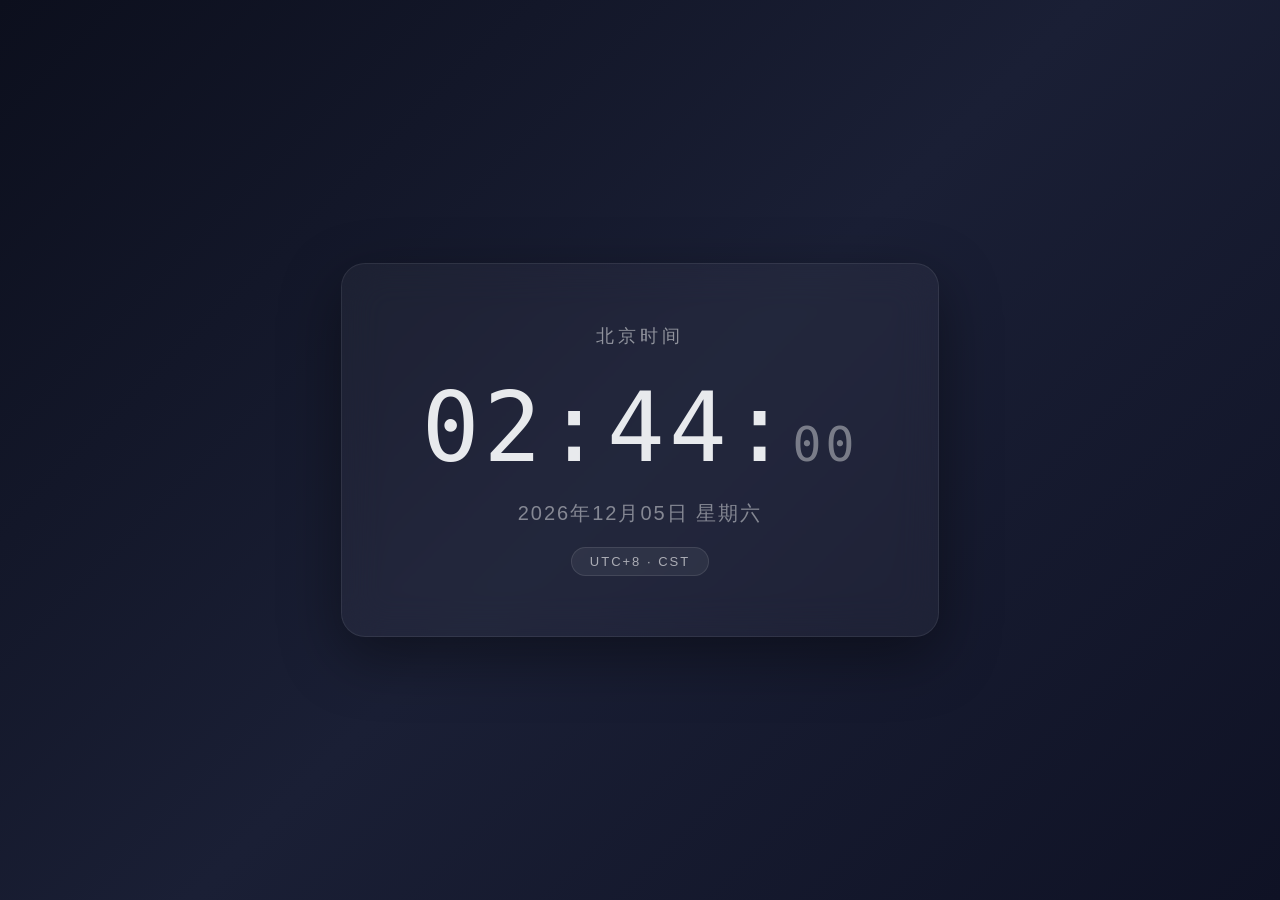
<file: beijing-time - 副本.html>
<!DOCTYPE html>
<html lang="zh-CN">
<head>
    <meta charset="UTF-8">
    <meta name="viewport" content="width=device-width, initial-scale=1.0">
    <title>北京时间</title>
    <style>
        * { margin: 0; padding: 0; box-sizing: border-box; }

        body {
            min-height: 100vh;
            display: flex;
            justify-content: center;
            align-items: center;
            background: linear-gradient(135deg, #0c0f1d 0%, #1a1f35 50%, #0f1225 100%);
            font-family: 'Segoe UI', 'PingFang SC', 'Microsoft YaHei', sans-serif;
            color: #fff;
        }

        .clock-container {
            text-align: center;
            padding: 60px 80px;
            background: rgba(255, 255, 255, 0.04);
            border-radius: 24px;
            border: 1px solid rgba(255, 255, 255, 0.08);
            backdrop-filter: blur(20px);
            box-shadow: 0 20px 60px rgba(0, 0, 0, 0.4);
        }

        .label {
            font-size: 18px;
            font-weight: 300;
            color: rgba(255, 255, 255, 0.5);
            letter-spacing: 4px;
            text-transform: uppercase;
            margin-bottom: 24px;
        }

        .time {
            font-size: 96px;
            font-weight: 200;
            letter-spacing: 4px;
            font-variant-numeric: tabular-nums;
            font-family: 'SF Mono', 'Cascadia Code', 'Consolas', 'PingFang SC', monospace;
            color: #e8eaed;
        }

        .seconds {
            font-size: 48px;
            color: rgba(255, 255, 255, 0.4);
        }

        .date {
            font-size: 20px;
            font-weight: 300;
            color: rgba(255, 255, 255, 0.45);
            margin-top: 16px;
            letter-spacing: 2px;
        }

        .timezone-badge {
            display: inline-block;
            margin-top: 20px;
            padding: 6px 18px;
            border-radius: 20px;
            font-size: 13px;
            font-weight: 400;
            letter-spacing: 2px;
            color: rgba(255, 255, 255, 0.6);
            background: rgba(255, 255, 255, 0.06);
            border: 1px solid rgba(255, 255, 255, 0.1);
        }
    </style>
</head>
<body>
    <div class="clock-container">
        <div class="label">北京时间</div>
        <div class="time">
            <span id="hours">00</span>:<span id="minutes">00</span>:<span class="seconds" id="seconds">00</span>
        </div>
        <div class="date" id="date"></div>
        <div class="timezone-badge">UTC+8 &middot; CST</div>
    </div>

    <script>
        function updateClock() {
            const now = new Date();

            // 北京时间 = UTC + 8
            const beijingTime = new Date(now.getTime() + now.getTimezoneOffset() * 60000 + 8 * 3600000);

            const hh = String(beijingTime.getHours()).padStart(2, '0');
            const mm = String(beijingTime.getMinutes()).padStart(2, '0');
            const ss = String(beijingTime.getSeconds()).padStart(2, '0');

            const year = beijingTime.getFullYear();
            const month = String(beijingTime.getMonth() + 1).padStart(2, '0');
            const day = String(beijingTime.getDate()).padStart(2, '0');

            const weekdays = ['星期日', '星期一', '星期二', '星期三', '星期四', '星期五', '星期六'];
            const weekday = weekdays[beijingTime.getDay()];

            document.getElementById('hours').textContent = hh;
            document.getElementById('minutes').textContent = mm;
            document.getElementById('seconds').textContent = ss;
            document.getElementById('date').textContent = `${year}年${month}月${day}日 ${weekday}`;
        }

        updateClock();
        setInterval(updateClock, 1000);
    </script>
</body>
</html>
</file>
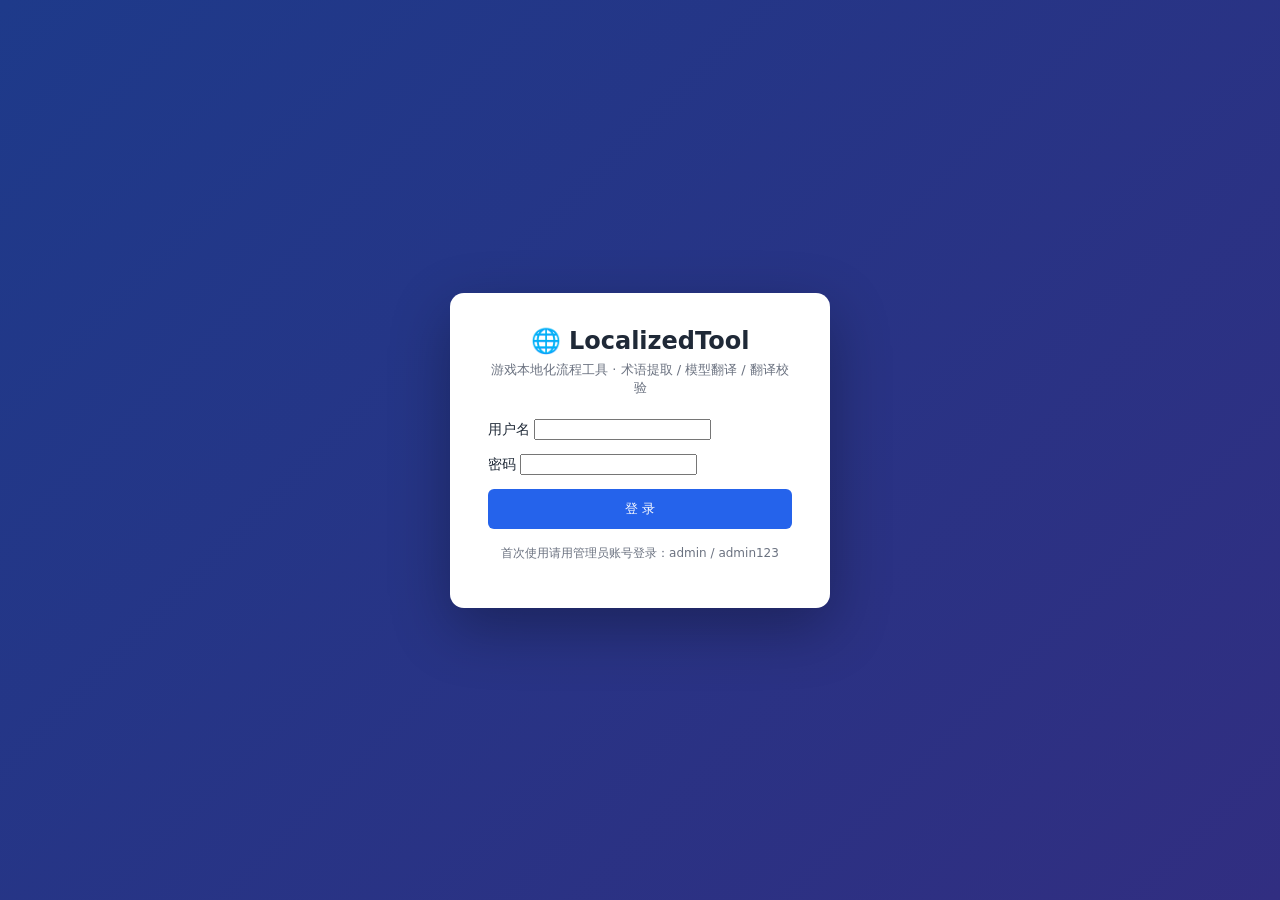
<file: templates/login.html>
<!DOCTYPE html>
<html lang="zh-CN">
<head>
<meta charset="UTF-8">
<meta name="viewport" content="width=device-width, initial-scale=1.0">
<title>登录 - LocalizedTool</title>
<link rel="stylesheet" href="/static/css/style.css">
</head>
<body class="login-body">
  <div class="login-card">
    <div class="login-brand">🌐 LocalizedTool</div>
    <p class="login-sub">游戏本地化流程工具 · 术语提取 / 模型翻译 / 翻译校验</p>
    <form id="loginForm" class="login-form">
      <div class="field">
        <label for="username">用户名</label>
        <input type="text" id="username" name="username" autocomplete="username" required>
      </div>
      <div class="field">
        <label for="password">密码</label>
        <input type="password" id="password" name="password" autocomplete="current-password" required>
      </div>
      <div id="loginError" class="login-error" hidden></div>
      <button type="submit" class="btn btn-primary btn-block">登 录</button>
    </form>
    <p class="login-hint">首次使用请用管理员账号登录：admin / admin123</p>
  </div>
<script src="/static/js/main.js"></script>
<script>App.login.init();</script>
</body>
</html>
</file>
<file: static/css/style.css>
/* LocalizedTool - clean, dependency-free stylesheet */

:root {
  --bg: #f3f5f9;
  --panel: #ffffff;
  --border: #e2e6ee;
  --text: #1f2937;
  --muted: #6b7280;
  --primary: #2563eb;
  --primary-dark: #1d4ed8;
  --accent: #059669;
  --danger: #dc2626;
  --warn-bg: #fef3c7;
  --warn-text: #92400e;
  --radius: 10px;
  --shadow: 0 1px 3px rgba(0,0,0,.08);
}

* { box-sizing: border-box; }
html, body { margin: 0; padding: 0; }

/* `hidden` 属性必须始终优先于任何 display 声明（作者样式会覆盖 UA 的
   [hidden]{display:none}，导致弹窗/面板即使加了 hidden 仍显示）。 */
[hidden] { display: none !important; }
body {
  font-family: "Segoe UI", "Microsoft YaHei", system-ui, -apple-system, sans-serif;
  background: var(--bg);
  color: var(--text);
  font-size: 14px;
}

/* ── Topbar ── */
.topbar {
  display: flex; align-items: center; gap: 16px;
  background: #111827; color: #fff;
  padding: 10px 20px;
  position: sticky; top: 0; z-index: 50;
}
.brand { font-size: 17px; font-weight: 700; }
.topbar-center { display: flex; align-items: center; gap: 8px; margin: 0 auto; }
.topbar-label { color: #9ca3af; font-size: 13px; }
.topbar-right { display: flex; align-items: center; gap: 8px; margin-left: auto; }
.user-badge { color: #e5e7eb; font-size: 13px; }

/* ── Tabs ── */
.tabs {
  display: flex; gap: 4px;
  background: #fff; border-bottom: 1px solid var(--border);
  padding: 0 20px;
}
.tab {
  border: none; background: none; cursor: pointer;
  padding: 12px 18px; font-size: 14px; color: var(--muted);
  border-bottom: 2px solid transparent;
}
.tab:hover { color: var(--primary); }
.tab.active { color: var(--primary); border-bottom-color: var(--primary); font-weight: 600; }

.container { max-width: 1280px; margin: 20px auto; padding: 0 20px; }
.tab-panel { display: none; }
.tab-panel.active { display: block; }

/* ── Cards ── */
.card {
  background: var(--panel); border: 1px solid var(--border);
  border-radius: var(--radius); box-shadow: var(--shadow);
  margin-bottom: 16px; overflow: hidden;
}
.card-head {
  padding: 12px 16px; font-weight: 600; border-bottom: 1px solid var(--border);
  display: flex; align-items: center; gap: 8px;
}
.card-body { padding: 16px; }

/* ── Layout helpers ── */
.row { display: flex; gap: 12px; align-items: flex-end; flex-wrap: wrap; }
.col { flex: 1; min-width: 180px; }
.col-auto { flex: 0 0 auto; }
.spacer { flex: 1; }
.muted { color: var(--muted); font-size: 12px; margin: 4px 0; }
.lbl { display: block; font-size: 12px; color: var(--muted); margin: 8px 0 4px; }
.section-title { font-size: 14px; margin: 16px 0 8px; color: #374151; }
.banner-warn {
  background: var(--warn-bg); color: var(--warn-text);
  border-radius: var(--radius); display: flex; align-items: center; gap: 10px;
}
.banner-warn .btn { margin-left: auto; }

/* ── Form controls ── */
.input, .select {
  width: 100%; padding: 8px 10px; border: 1px solid var(--border);
  border-radius: 6px; font-size: 13px; background: #fff; color: var(--text);
}
.input:focus, .select:focus { outline: 2px solid var(--primary); border-color: transparent; }
input[type=file].input { padding: 6px 8px; }
.checks { display: flex; flex-wrap: wrap; gap: 6px 18px; margin-bottom: 12px; }
.chk { display: inline-flex; align-items: center; gap: 5px; font-size: 13px; cursor: pointer; }
.chk-group { display: flex; flex-wrap: wrap; gap: 4px 16px; margin: 6px 0; }

/* ── Buttons ── */
.btn {
  border: none; border-radius: 6px; padding: 8px 14px; cursor: pointer;
  font-size: 13px; display: inline-flex; align-items: center; gap: 4px;
}
.btn-primary { background: var(--primary); color: #fff; }
.btn-primary:hover { background: var(--primary-dark); }
.btn-accent { background: var(--accent); color: #fff; }
.btn-accent:hover { filter: brightness(1.08); }
.btn-danger { background: var(--danger); color: #fff; }
.btn-outline { background: #fff; border: 1px solid var(--border); color: var(--text); }
.btn-outline:hover { border-color: var(--primary); color: var(--primary); }
.btn:disabled { opacity: .5; cursor: not-allowed; }
.btn-sm { padding: 4px 10px; font-size: 12px; }
.btn-block { width: 100%; justify-content: center; padding: 11px; }

/* ── Progress ── */
.progress-wrap { margin: 14px 0; }
.progress {
  height: 22px; background: #e5e7eb; border-radius: 999px; overflow: hidden;
}
.bar {
  height: 100%; background: linear-gradient(90deg, #2563eb, #3b82f6);
  color: #fff; font-size: 12px; display: flex; align-items: center;
  justify-content: center; border-radius: 999px; transition: width .3s;
  min-width: 40px; white-space: nowrap;
}
.progress-phase { margin-top: 6px; font-size: 12px; color: var(--muted); }

/* ── Tables ── */
.table-wrap { overflow: auto; max-height: 420px; border: 1px solid var(--border); border-radius: 8px; }
.table { width: 100%; border-collapse: collapse; font-size: 13px; }
.table th {
  position: sticky; top: 0; background: #f9fafb; text-align: left;
  padding: 8px 10px; border-bottom: 1px solid var(--border); font-weight: 600; z-index: 1;
}
.table td { padding: 7px 10px; border-bottom: 1px solid #f0f2f7; vertical-align: top; }
.table tr:hover td { background: #f8faff; }
.badge {
  background: var(--primary); color: #fff; border-radius: 999px;
  padding: 1px 9px; font-size: 12px;
}
.sev-error { color: var(--danger); font-weight: 600; }
.sev-warning { color: #d97706; font-weight: 600; }
.sev-info { color: var(--primary); }

/* ── Modal ── */
.modal-mask {
  position: fixed; inset: 0; background: rgba(17,24,39,.5);
  display: flex; align-items: flex-start; justify-content: center;
  padding: 6vh 16px; z-index: 100; overflow: auto;
}
.modal {
  background: #fff; border-radius: 12px; width: 560px; max-width: 100%;
  box-shadow: 0 20px 50px rgba(0,0,0,.25);
}
.modal-lg { width: 960px; }
.modal-sm { width: 420px; }
.modal-head {
  padding: 14px 18px; font-weight: 600; border-bottom: 1px solid var(--border);
  display: flex; align-items: center; justify-content: space-between;
}
.modal-body { padding: 18px; }
.modal-close {
  background: none; border: none; font-size: 22px; cursor: pointer;
  color: var(--muted); line-height: 1;
}
.modal-close:hover { color: var(--text); }

/* ── Inline tabs (settings) ── */
.tabs-inline { display: flex; gap: 2px; border-bottom: 1px solid var(--border); margin-bottom: 14px; }
.tab-inline {
  border: none; background: none; padding: 8px 14px; cursor: pointer;
  color: var(--muted); border-bottom: 2px solid transparent; font-size: 13px;
}
.tab-inline.active { color: var(--primary); border-bottom-color: var(--primary); font-weight: 600; }
.admin-block { margin-bottom: 18px; }

.confirm-danger {
  background: #fee2e2; border: 1px solid #fecaca; color: #991b1b;
  border-radius: 8px; padding: 12px 14px; font-size: 13px; line-height: 1.6;
}

/* ── Login ── */
.login-body {
  min-height: 100vh; display: flex; align-items: center; justify-content: center;
  background: linear-gradient(135deg, #1e3a8a, #312e81);
}
.login-card {
  background: #fff; border-radius: 14px; padding: 34px 38px;
  width: 380px; max-width: 92vw; box-shadow: 0 20px 60px rgba(0,0,0,.3);
}
.login-brand { font-size: 24px; font-weight: 700; text-align: center; }
.login-sub { text-align: center; color: var(--muted); font-size: 13px; margin: 6px 0 22px; }
.login-form .field { margin-bottom: 14px; }
.login-error {
  color: var(--danger); background: #fee2e2; border-radius: 6px;
  padding: 8px 12px; margin-bottom: 12px; font-size: 13px;
}
.login-hint { text-align: center; color: var(--muted); font-size: 12px; margin-top: 16px; }

/* ── 醒目缺列提示 & 术语库比对 ── */
.banner-strong { display: block; padding: 10px 12px; font-weight: 600; }
.ok { color: #059669; }
.warn { color: #dc2626; font-weight: 600; }
.glossary-diff { margin: 10px 0; font-size: 13px; max-height: 260px; overflow: auto; background: #f9fafb; border: 1px solid var(--border); border-radius: 6px; padding: 8px 10px; }
.glossary-diff .diff-line { padding: 3px 0; border-bottom: 1px dashed var(--border); word-break: break-all; }
.glossary-diff .diff-line:last-child { border-bottom: none; }
.glossary-diff .diff-add { color: #059669; }
.glossary-diff .diff-del { color: #dc2626; }
.glossary-diff .diff-mod { color: #b45309; }
</file>
